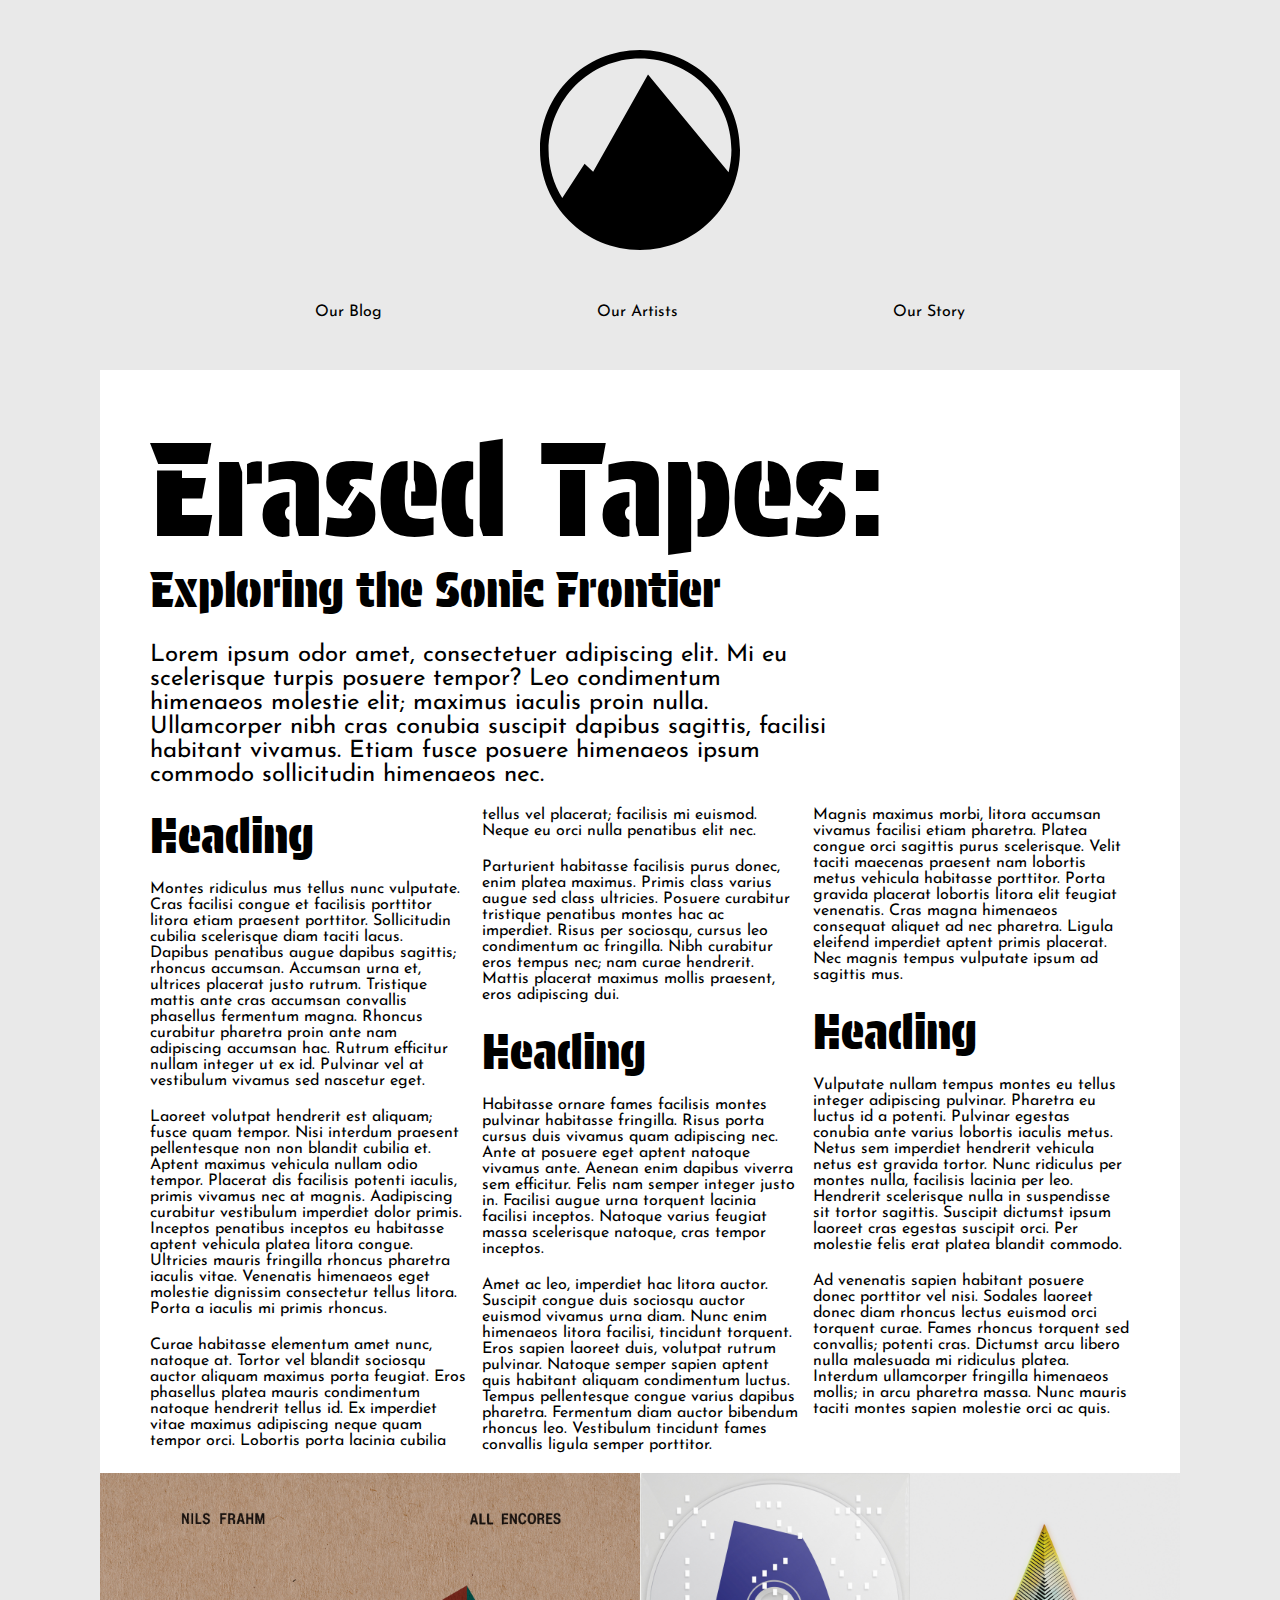
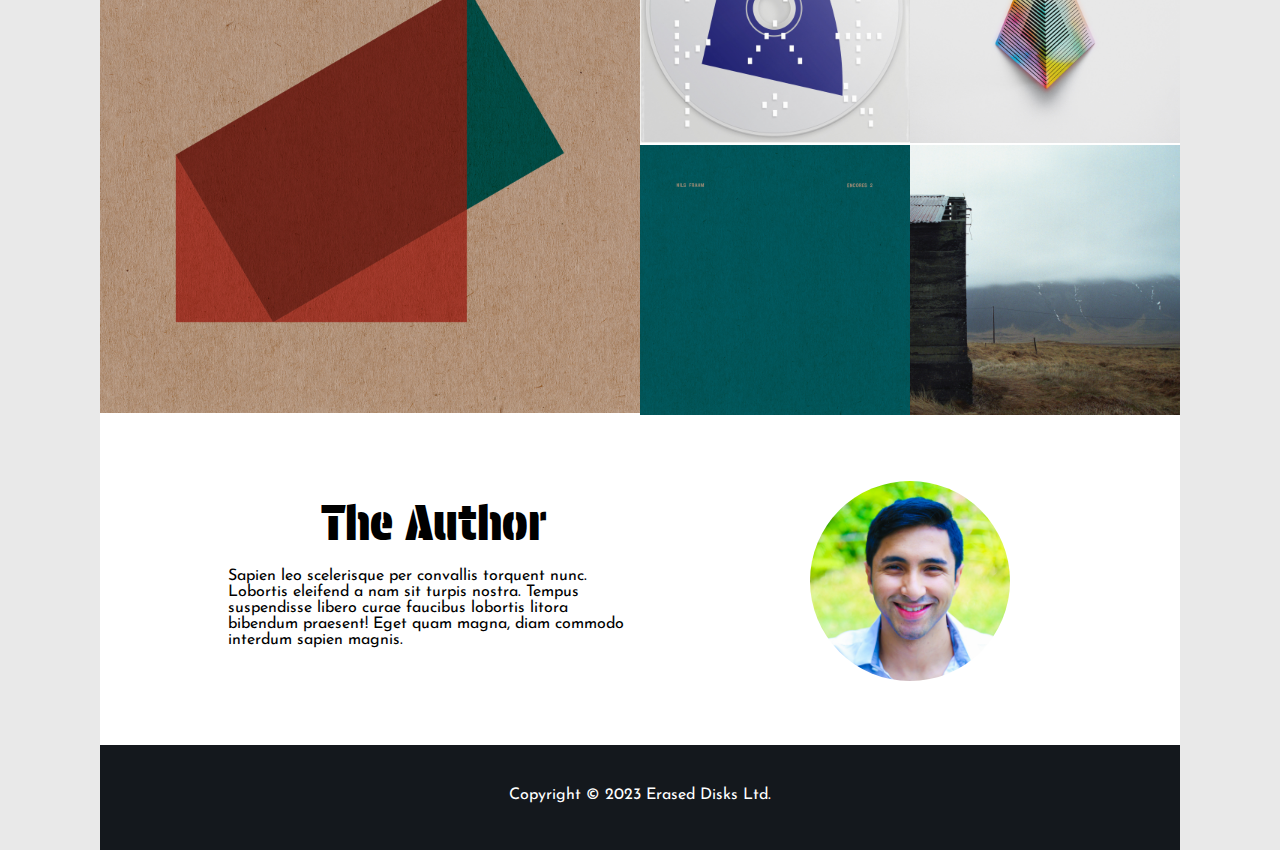
<file: Task 1 - Layout and Typography/index.html>
<!DOCTYPE html>
<html lang="en">
<head>
    <!-- Metadata and links -->
    <meta charset="UTF-8">
    <meta name="viewport" content="width=device-width, initial-scale=1.0">
    <title>Erased Tapes Records</title>
    
    <!-- External CSS -->
    <link rel="icon" href="./assets/logo.svg">
    <link rel="stylesheet" href="./style.css">

    <!-- Google Fonts -->
    <link href="https://fonts.googleapis.com/css2?family=Josefin+Sans:ital,wght@0,100..700;1,100..700&family=Protest+Guerrilla&display=swap" rel="stylesheet">
</head>
<body>
    <!-- Header Section -->
    <header class="header">

        <!-- Logo -->
        <div class="logo">
            <img src="./assets/logo.svg" alt="logo">
        </div>
        
        <!-- Navigation Links -->
        <nav class="nav">
            <a href="#">Our Blog</a>
            <a href="#">Our Artists</a>
            <a href="#">Our Story</a>
        </nav>
    </header>

    <!-- Main Content Container -->
    <div class="container">
        <div class="content">
            
            <!-- Main Title and Subtitle -->
            <h1 class="main-title">Erased Tapes:</h1>
            <h2 class="sub-title">Exploring the Sonic Frontier</h2>
            
            <!-- Introductory Paragraph -->
            <p>Lorem ipsum odor amet, consectetuer adipiscing elit. Mi eu scelerisque turpis posuere tempor? Leo condimentum himenaeos molestie elit; maximus iaculis proin nulla. Ullamcorper nibh cras conubia suscipit dapibus sagittis, facilisi habitant vivamus. Etiam fusce posuere himenaeos ipsum commodo sollicitudin himenaeos nec.</p>

            <!-- Article Columns Section -->
            <div class="columns">
                <h2>Heading</h2>
                <p>Montes ridiculus mus tellus nunc vulputate. Cras facilisi congue et facilisis porttitor litora etiam praesent porttitor. Sollicitudin cubilia scelerisque diam taciti lacus. Dapibus penatibus augue dapibus sagittis; rhoncus accumsan. Accumsan urna et, ultrices placerat justo rutrum. Tristique mattis ante cras accumsan convallis phasellus fermentum magna. Rhoncus curabitur pharetra proin ante nam adipiscing accumsan hac. Rutrum efficitur nullam integer ut ex id. Pulvinar vel at vestibulum vivamus sed nascetur eget.</p>
                <p>Laoreet volutpat hendrerit est aliquam; fusce quam tempor. Nisi interdum praesent pellentesque non non blandit cubilia et. Aptent maximus vehicula nullam odio tempor. Placerat dis facilisis potenti iaculis, primis vivamus nec at magnis. Aadipiscing curabitur vestibulum imperdiet dolor primis. Inceptos penatibus inceptos eu habitasse aptent vehicula platea litora congue. Ultricies mauris fringilla rhoncus pharetra iaculis vitae. Venenatis himenaeos eget molestie dignissim consectetur tellus litora. Porta a iaculis mi primis rhoncus.</p>
                <p>Curae habitasse elementum amet nunc, natoque at. Tortor vel blandit sociosqu auctor aliquam maximus porta feugiat. Eros phasellus platea mauris condimentum natoque hendrerit tellus id. Ex imperdiet vitae maximus adipiscing neque quam tempor orci. Lobortis porta lacinia cubilia tellus vel placerat; facilisis mi euismod. Neque eu orci nulla penatibus elit nec.</p>
                <p>Parturient habitasse facilisis purus donec, enim platea maximus. Primis class varius augue sed class ultricies. Posuere curabitur tristique penatibus montes hac ac imperdiet. Risus per sociosqu, cursus leo condimentum ac fringilla. Nibh curabitur eros tempus nec; nam curae hendrerit. Mattis placerat maximus mollis praesent, eros adipiscing dui.</p>
                <h2>Heading</h2>
                <p>Habitasse ornare fames facilisis montes pulvinar habitasse fringilla. Risus porta cursus duis vivamus quam adipiscing nec. Ante at posuere eget aptent natoque vivamus ante. Aenean enim dapibus viverra sem efficitur. Felis nam semper integer justo in. Facilisi augue urna torquent lacinia facilisi inceptos. Natoque varius feugiat massa scelerisque natoque, cras tempor inceptos.</p>
                <p>Amet ac leo, imperdiet hac litora auctor. Suscipit congue duis sociosqu auctor euismod vivamus urna diam. Nunc enim himenaeos litora facilisi, tincidunt torquent. Eros sapien laoreet duis, volutpat rutrum pulvinar. Natoque semper sapien aptent quis habitant aliquam condimentum luctus. Tempus pellentesque congue varius dapibus pharetra. Fermentum diam auctor bibendum rhoncus leo. Vestibulum tincidunt fames convallis ligula semper porttitor.</p>
                <p>Magnis maximus morbi, litora accumsan vivamus facilisi etiam pharetra. Platea congue orci sagittis purus scelerisque. Velit taciti maecenas praesent nam lobortis metus vehicula habitasse porttitor. Porta gravida placerat lobortis litora elit feugiat venenatis. Cras magna himenaeos consequat aliquet ad nec pharetra. Ligula eleifend imperdiet aptent primis placerat. Nec magnis tempus vulputate ipsum ad sagittis mus.</p>
                <h2>Heading</h2>
                <p>Vulputate nullam tempus montes eu tellus integer adipiscing pulvinar. Pharetra eu luctus id a potenti. Pulvinar egestas conubia ante varius lobortis iaculis metus. Netus sem imperdiet hendrerit vehicula netus est gravida tortor. Nunc ridiculus per montes nulla, facilisis lacinia per leo. Hendrerit scelerisque nulla in suspendisse sit tortor sagittis. Suscipit dictumst ipsum laoreet cras egestas suscipit orci. Per molestie felis erat platea blandit commodo.</p>
                <p>Ad venenatis sapien habitant posuere donec porttitor vel nisi. Sodales laoreet donec diam rhoncus lectus euismod orci torquent curae. Fames rhoncus torquent sed convallis; potenti cras. Dictumst arcu libero nulla malesuada mi ridiculus platea. Interdum ullamcorper fringilla himenaeos mollis; in arcu pharetra massa. Nunc mauris taciti montes sapien molestie orci ac quis.</p>
            </div>
        </div>

        <!-- Albums Section -->
        <section class="albums">
            
            <!-- Featured Album -->
            <div class="featured-album">
                <img src="./assets/all-encores.jpg" alt="featured album">
            </div>
            
            <!-- Album Grid -->
            <div class="album-grid">
                <img src="./assets/articulation.jpg" alt="album cover">
                <img src="./assets/blurred.jpg" alt="album cover">
                <img src="./assets/encores-2.jpg" alt="album cover">
                <img src="./assets/eulogy-for-evolution.jpg" alt="album cover">
            </div>
        </section>

        <!-- Author Section -->
        <section class="author-section">
            <div class="author-info">
                <h2>The Author</h2>
                <p>Sapien leo scelerisque per convallis torquent nunc. Lobortis eleifend a nam sit turpis nostra. Tempus suspendisse libero curae faucibus lobortis litora bibendum praesent! Eget quam magna, diam commodo interdum sapien magnis.</p>
            </div>

            <!-- Author Image -->
            <div class="author-profile">
                <img src="./assets/profile_picture.jpg" alt="profile picture">
            </div>
        </section>

        <!-- Footer Section -->
        <footer class="footer">
            <p>Copyright © 2023 Erased Disks Ltd.</p>
        </footer>
    </div>
</body>
</html>
</file>
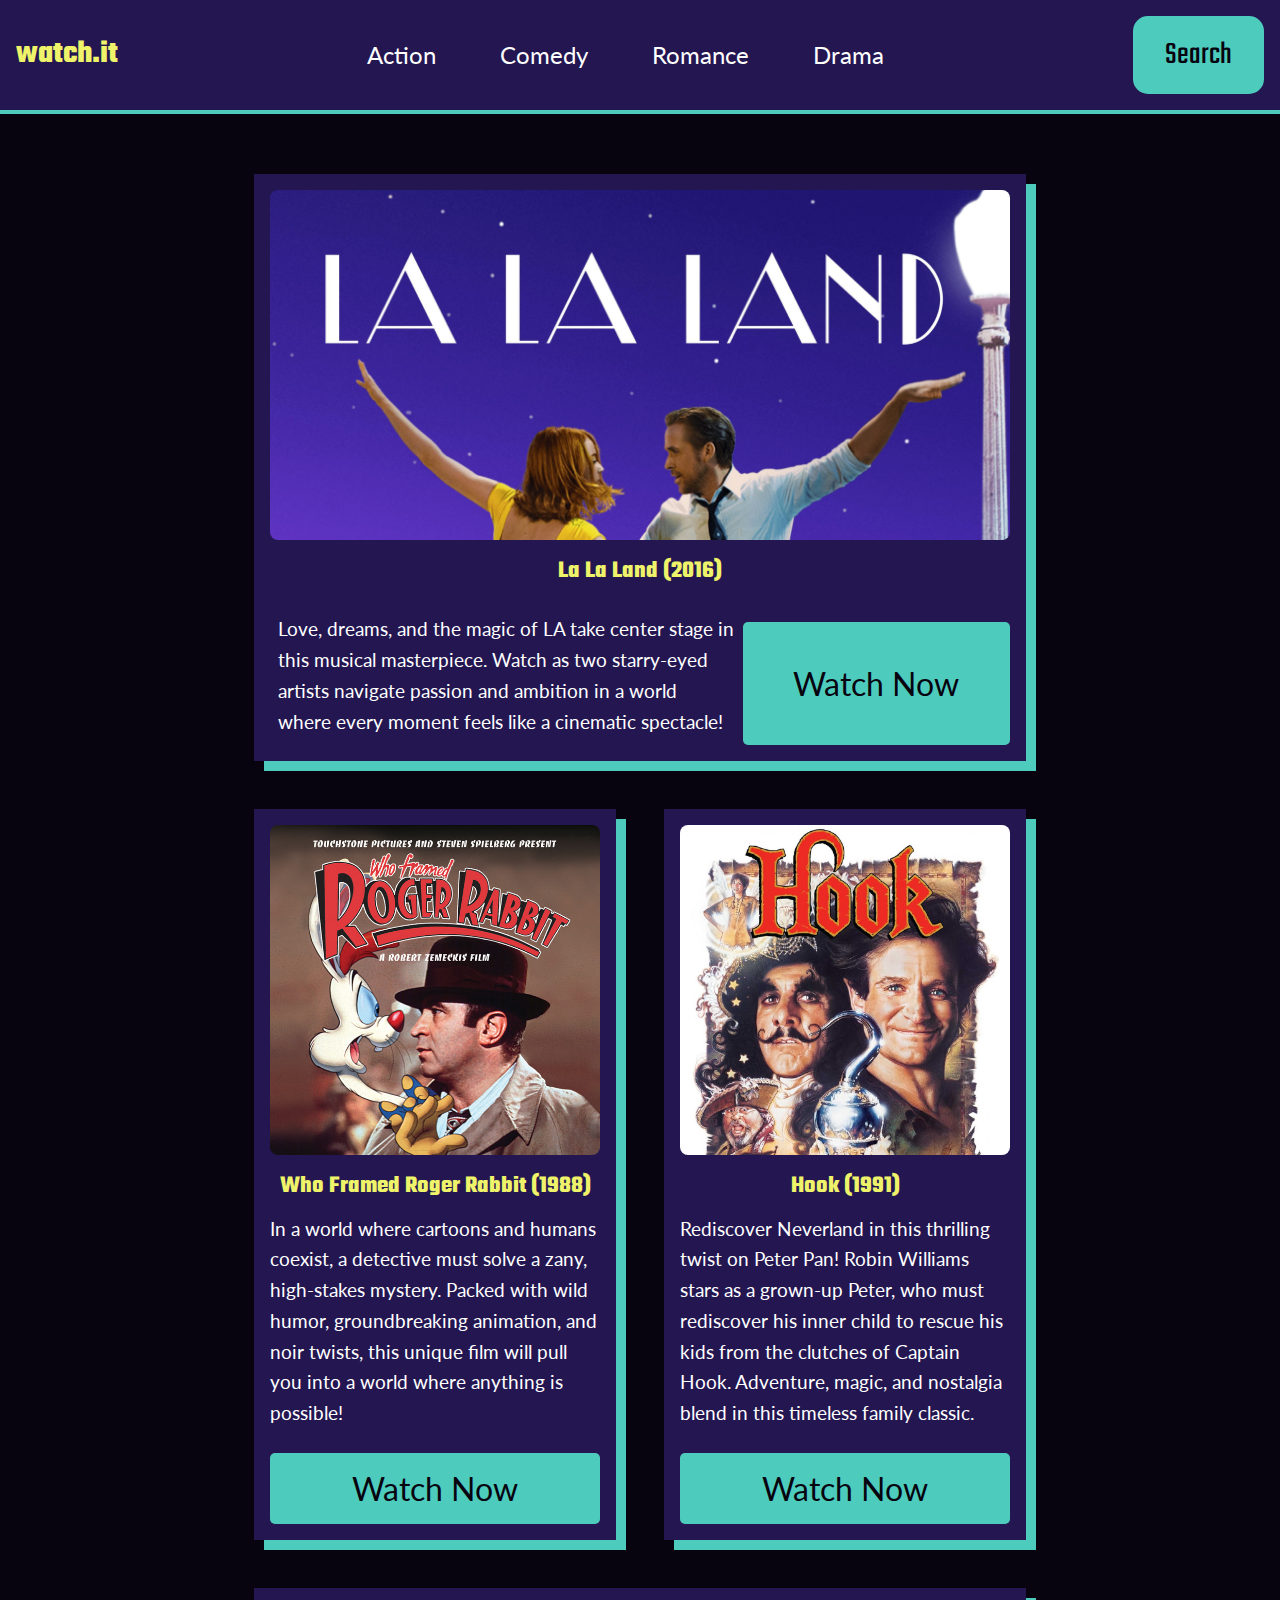
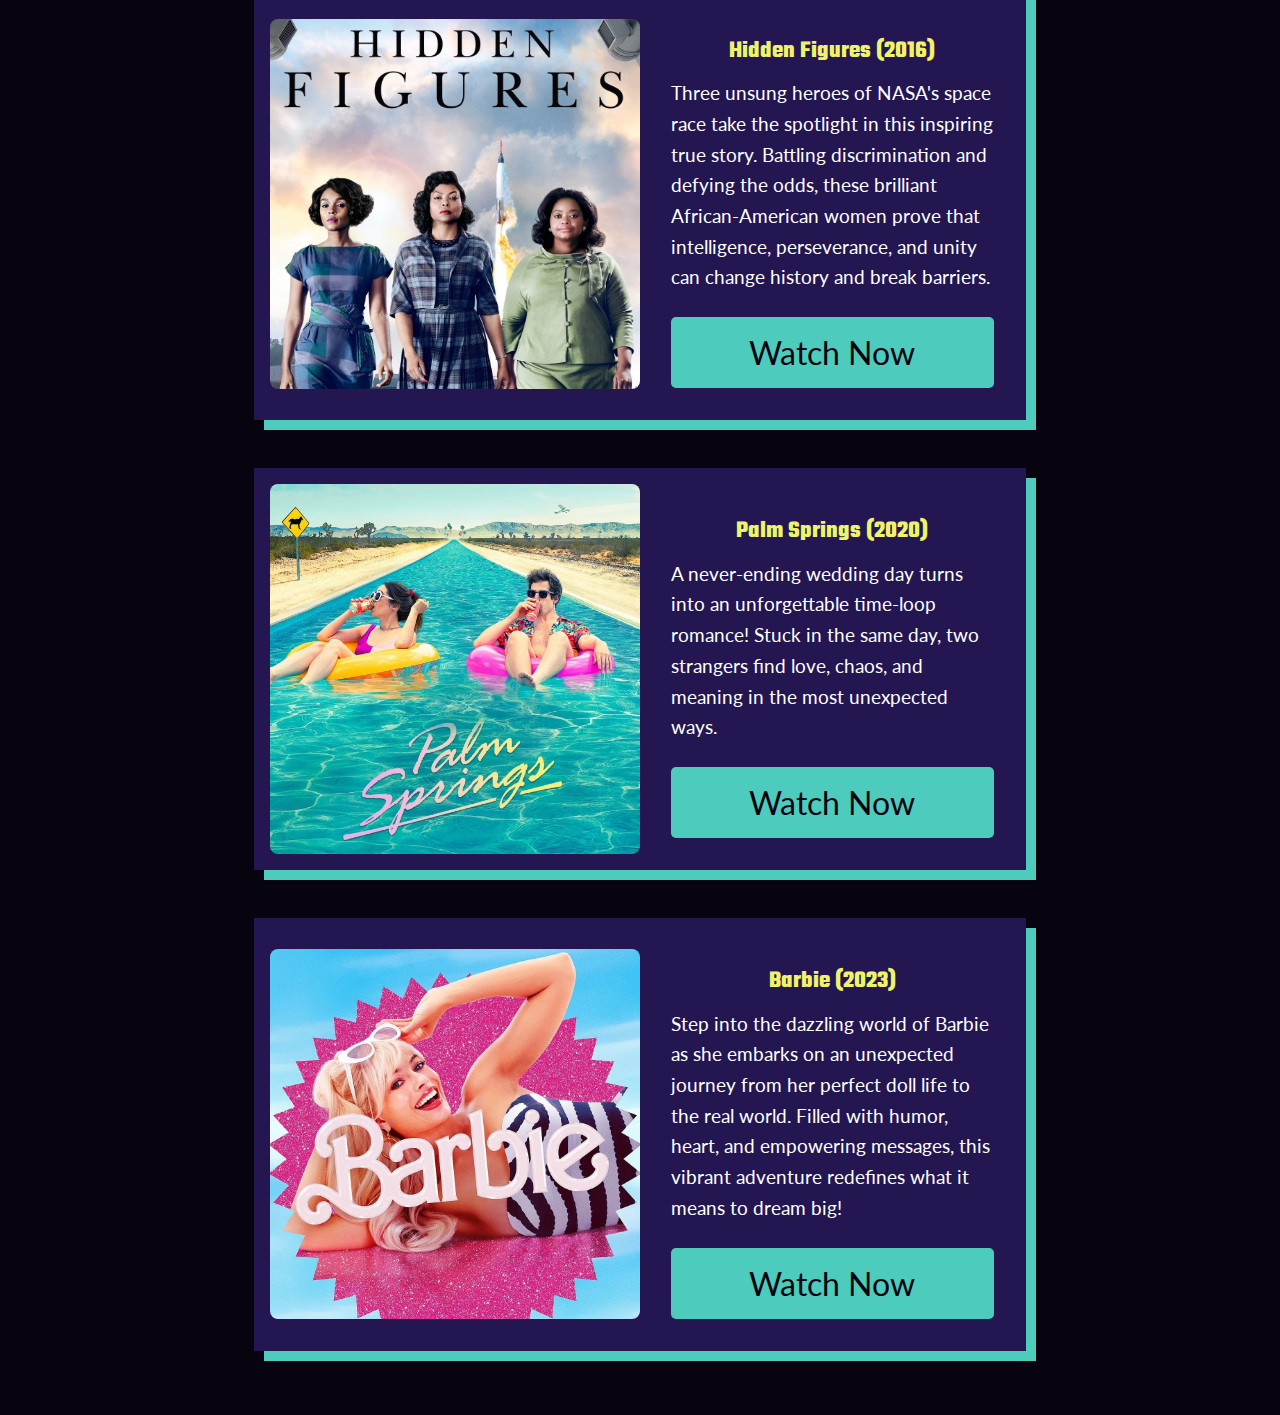
<file: Task 2 - Advanced Layout/index.html>
<!DOCTYPE html>
<html lang="en">
<head>
    <!-- Metadata and links -->
    <meta charset="UTF-8">
    <meta name="viewport" content="width=device-width, initial-scale=1.0">
    <title>watch.it</title>

    <!-- External CSS -->
    <link rel="stylesheet" href="./style.css">

    <!-- Google Fonts -->
    <link href="https://fonts.googleapis.com/css2?family=Teko:wght@400;700&family=Lato:wght@400;700&display=swap" rel="stylesheet">
</head>
<body>
    <!-- Header Section -->
    <header>

        <!-- Logo -->
        <h1 class="logo">watch.it</h1>

        <!-- Navigation Links -->
        <nav class="nav">
            <a href="#">Action</a>
            <a href="#">Comedy</a>
            <a href="#">Romance</a>
            <a href="#">Drama</a>
        </nav>

        <!-- Search Button -->
        <button class="search">Search</button>
    </header>

    <!-- Main Content Section -->
    <main>

        <!-- Movie Section (La La Land) -->
        <section class="movie movie-1">
            <img src="./assets/la-la-land.jpg" alt="La La Land Movie Poster">
            <h2>La La Land (2016)</h2>
            <div class="desc-1">
                <p>Love, dreams, and the magic of LA take center stage in this musical masterpiece. Watch as two starry-eyed artists navigate passion and ambition in a world where every moment feels like a cinematic spectacle!</p>
                <button class="movie-btn">Watch Now</button>
            </div>
        </section>

        <!-- Movie Section (Who Framed Roger Rabbit) -->
        <section class="movie movie-2">
            <img src="./assets/who-framed-roger-rabbit.jpg" alt="Who Framed Roger Rabbit Movie Poster">
            <h2>Who Framed Roger Rabbit (1988)</h2>
            <p>In a world where cartoons and humans coexist, a detective must solve a zany, high-stakes mystery. Packed with wild humor, groundbreaking animation, and noir twists, this unique film will pull you into a world where anything is possible!</p>
            <button class="movie-btn">Watch Now</button>
        </section>

        <!-- Movie Section (Hook) -->
        <section class="movie movie-3">
            <img src="./assets/hook.jpg" alt="Hook Movie Poster">
            <h2 class="movie-title">Hook (1991)</h2>
            <p>Rediscover Neverland in this thrilling twist on Peter Pan! Robin Williams stars as a grown-up Peter, who must rediscover his inner child to rescue his kids from the clutches of Captain Hook. Adventure, magic, and nostalgia blend in this timeless family classic.</p>
            <button class="movie-btn">Watch Now</button>
        </section>

        <!-- Movie Section (Hidden Figures) -->
        <section class="movie movie-4">
            <img src="./assets/hidden-figures.jpg" alt="Hidden Figures Movie Poster">
            <div class="desc-2">
                <h2>Hidden Figures (2016)</h2>
                <p>Three unsung heroes of NASA's space race take the spotlight in this inspiring true story. Battling discrimination and defying the odds, these brilliant African-American women prove that intelligence, perseverance, and unity can change history and break barriers.</p>
                <button class="movie-btn">Watch Now</button>
            </div>
        </section>

        <!-- Movie Section (Palm Springs) -->
        <section class="movie movie-4">
            <img src="./assets/palm-springs.jpg" alt="Palm Springs Movie Poster">
            <div class="desc-2">
                <h2>Palm Springs (2020)</h2>
                <p>A never-ending wedding day turns into an unforgettable time-loop romance! Stuck in the same day, two strangers find love, chaos, and meaning in the most unexpected ways.</p>
                <button class="movie-btn">Watch Now</button>
            </div>
        </section>

        <!-- Movie Section (Barbie) -->
        <section class="movie movie-4">
            <img src="./assets/barbie.jpg" alt="Barbie Movie Poster">
            <div class="desc-2">
                <h2>Barbie (2023)</h2>
                <p>Step into the dazzling world of Barbie as she embarks on an unexpected journey from her perfect doll life to the real world. Filled with humor, heart, and empowering messages, this vibrant adventure redefines what it means to dream big!</p>
                <button class="movie-btn">Watch Now</button>
            </div>
        </section>
    </main>
</body>
</html>
</file>
<file: Task 1 - Layout and Typography/style.css>
/* ┌───────────────┐
   │ GLOBAL STYLES │
   └───────────────┘ */

body {
    background-color: #e9e9e9;
    margin: 0 50px 0 50px;
    padding: 50px 50px 0 50px;
    gap: 50px;
}

h1, h2, h3, h4, h5, h6 {
    font-family: "Protest Guerrilla", sans-serif;
    font-weight: normal;
    font-size: 48px;
    margin: 0 0 10px 0;
    text-align: center;
}

p {
    font-family: "Josefin Sans", sans-serif;
    font-size: 16px;
    font-weight: normal;
    margin-bottom: 20px;
}

img {
    max-width: 100%;
    height: auto;
}



/* ┌────────────────┐
   │ SECTION STYLES │
   └────────────────┘ */

header {
    text-align: center;
}

nav {
    display: flex;
    justify-content: space-evenly;
    width: 100%;
    margin: 50px 0 50px 0;
}

nav a {
    font-family: "Josefin Sans", sans-serif;
    font-size: 16px;
    text-decoration: none;
    color: inherit;
}

.container {
    background-color: #ffffff;
}

.content {
    padding: 0 50px 0 50px;
}

.main-title {
    margin-bottom: 0;
    line-height: 1.1;
    padding-top: 50px;
    text-align: center;
}

.sub-title {
    margin-top: 0;
    text-align: center;
}

.columns {
    column-count: 1;
    column-gap: 15px;
}

.logo img {
    width: 200px;
}



/* ┌────────────────┐
   │ ALBUMS SECTION │
   └────────────────┘ */

.albums {
    display: flex;
    justify-content: space-between;
    margin-top: 20px;
}

.featured-album {
    display: none;
    flex: 1;
    margin: 0px;
}

.featured-album img,
.album-grid img {
    width: 100%;
    height: auto;
}

.album-grid {
    flex: 1;
    display: grid;
    grid-template-columns: repeat(2, 1fr);
    grid-gap: 0;
    margin: 0;
}



/* ┌────────────────┐
   │ AUTHOR SECTION │
   └────────────────┘ */

.author-section {
    display: grid;
    grid-template-columns: 1fr 1fr;
    align-items: start;
    justify-items: center;
    padding: 5vw 0 5vw 0;
}

.author-info {
    margin: 1vw 0 0 10vw;
}

.author-info h2 {
    text-align: center;
}

.author-info p {
    text-align: left;
}

.author-profile {
    display: flex;
    justify-content: center;
    align-items: center;
}

.author-profile img {
    width: 200px;
    border-radius: 100%;
}



/* ┌────────────────┐
   │ FOOTER SECTION │
   └────────────────┘ */

.footer {
    background-color: #14181d;
    height: 75px;
    display: flex;
    justify-content: center;
    align-items: center;
    padding: 15px;
}

.footer p {
    color: #ffffff;
}



/* ┌───────────────┐
   │ MEDIA QUERIES │
   ├───────────────┤
   │    DESKTOP    │
   └───────────────┘ */

@media (min-width: 1024px) {
    .content > p:first-of-type {
        font-size: 24px;
        width: 70%;
    }

    .main-title {
        font-size: 128px;
    }

    .columns {
        column-count: 3;
    }

    .featured-album {
        display: block;
    }

    .main-title,
    .sub-title,
    h2 {
        text-align: left;
    }
}

/* ┌───────────────┐
   │ MEDIA QUERIES │
   ├───────────────┤
   │    TABLET     │
   └───────────────┘ */

@media (min-width: 720px) and (max-width: 1024px) {
    body {
        margin: 25px 25px 0 25px;
        padding: 25px 25px 0 25px;
    }

    .logo img {
        width: 80px;
    }

    .content {
        padding: 0 30px 0 30px;
    }

    .author-info {
        margin: 0 0 0 10vw;
    }
}

/* ┌───────────────┐
   │ MEDIA QUERIES │
   ├───────────────┤
   │ LARGE MOBILE  │
   └───────────────┘ */

@media (min-width: 540px) and (max-width: 720px) {
    body {
        margin: 0;
        padding: 0;
    }

    .logo img {
        width: 80px;
        margin-top: 25px;
        padding-top: 25px;
    }

    .content {
        padding: 0 20px 0 20px;
    }

    .album-grid {
        display: block;
    }

    .author-section {
        display: flex;
        flex-direction: column;
        align-items: center;
    }

    .author-profile {
        order: -1;
    }

    .author-profile img {
        width: 150px;
    }

    .author-info {
        text-align: center;
        margin: 3vw 10vw 0 10vw;
    }
}

/* ┌───────────────┐
   │ MEDIA QUERIES │
   ├───────────────┤
   │ SMALL MOBILE  │
   └───────────────┘ */

@media (max-width: 540px) {
    body {
        margin: 0;
        padding: 0;
    }

    .logo img {
        width: 80px;
        margin-top: 25px;
        padding-top: 25px;
    }
    
    .content {
        padding: 0 12px 0 12px;
    }

    .album-grid {
        display: block;
    }

    .author-section {
        display: flex;
        flex-direction: column;
        align-items: center;
    }

    .author-info {
        text-align: center;
        margin: 3vw 10vw 0 10vw;
    }

    .author-profile {
        order: -1;
    }

    .author-profile img {
        width: 150px;
    }
}
</file>
<file: Task 2 - Advanced Layout/style.css>
/* ┌───────────────┐
   │ GLOBAL STYLES │
   └───────────────┘ */

* {
    margin: 0;
    padding: 0;
    box-sizing: border-box;
}


body {
    font-family: 'Lato', sans-serif;
    background-color: #070410;
    color: #FFFFFF;
    line-height: 1.6;
}

h2 {
    font-family: 'Teko', sans-serif;
    font-size: 1.5em;
    margin-top: 12px;
    text-align: center;
    color: #EEF36A;
    width: 100%;
}

p {
    font-size: 1.2em;
    text-align: left;
    margin: 8px 0;
    color: #FFFFFF;
}

img {
    width: 100%;
    height: auto;
    border-radius: 8px;
    object-fit: cover;
    object-position: top;
}



/* ┌───────────────┐
   │ HEADER STYLES │
   └───────────────┘ */

header {
    display: flex;
    justify-content: space-between;
    align-items: center;
    padding: 16px;
    background-color: #231651;
    box-shadow: 0 4px 0 #4DCCBD;
}

.logo {
    font-family: 'Teko', sans-serif;
    font-size: 2em;
    color: #EEF36A;
}

nav {
    display: flex;
    justify-content: space-between;
    align-items: center;
    width: 100%;
}

.nav {
    display: flex;
    list-style: none;
    margin: 0;
    padding: 0;
    justify-content: center;
    flex-grow: 1;
}

.nav a {
    font-size: 1.5em;
    text-decoration: none;
    color: #FFFFFF;
    margin: 0 16px;
}

.search {
    font-family: 'Teko', sans-serif;
    font-size: 2em;
    padding: 16px 32px;
    background-color: #4DCCBD;
    color: #070410;
    border: none;
    border-radius: 15px;
    cursor: pointer;
}



/* ┌──────────────┐
   │ MAIN CONTENT │
   └──────────────┘ */

main {
    display: flex;
    flex-wrap: wrap;
    gap: 16px;
    max-width: 900px;
    margin: 0 auto;
    padding: 48px;
}

.movie {
    width: 100%;
    margin: 16px;
    display: flex;
    flex-direction: column;
    align-items: center;
    background-color: #231651;
    padding: 16px;
    justify-content: space-between;
    box-shadow: 10px 10px 0 #4DCCBD;
}

.movie-btn {
    width: 100%;
    background-color: #4DCCBD;
    color: #070410;
    text-align: center;
    border: none;
    cursor: pointer;
    padding: 16px;
    border-radius: 5px;
    font-family: 'Lato', sans-serif;
    font-size: 2em;
    margin-top: 16px;
}



/* ┌───────────────┐
   │ MEDIA QUERIES │
   ├───────────────┤
   │    DESKTOP    │
   └───────────────┘ */

@media (min-width: 1024px) {
    .nav a {
        margin: 0 32px;
    }

    .movie-1 {
        width: 100%;
        margin-bottom: 16px;
    }

    .movie-1 img {
        height: 350px;
    }

    .desc-1 {
        display: flex;
        justify-content: space-between;
        width: 100%;
        margin-top: 16px;
    }

    .movie-1 p {
        display: flex;
        justify-content: space-between;
        align-items: center;
        gap: 8px;
        margin: 8px;
    }

    .movie-1 button {
        padding: 25px 50px 25px 50px;
    }

    .movie-2, .movie-3 {
        width: calc(50% - 40px);
    }

    .movie-4 {
        flex-direction: row;
    }

    .movie-4 img {
        width: 50%;
    }

    .desc-2 {
        width: 48%;
        padding: 16px;
    }
}



/* ┌───────────────┐
   │ MEDIA QUERIES │
   ├───────────────┤
   │    TABLET     │
   └───────────────┘ */

@media (min-width: 720px) and (max-width: 1024px) {
    main {
        padding: 32px;
        display: grid;
        grid-template-columns: 1fr 1fr;
        gap: 32px;
    }

    .movie {
        width: auto;
        margin: 0;
    }
}



/* ┌───────────────┐
   │ MEDIA QUERIES │
   ├───────────────┤
   │    MOBILE     │
   └───────────────┘ */

@media (max-width: 720px) {
    .nav {
        display: none;
    }

    header {
        justify-content: space-between;
        box-shadow: none;
    }

    main {
        padding: 16px;
        padding-left: 0;
        padding-right: 0;
    }

    .movie {
        box-shadow: none;
        border-radius: 0;
        margin-left: 0;
        margin-right: 0;
    }    
}
</file>
